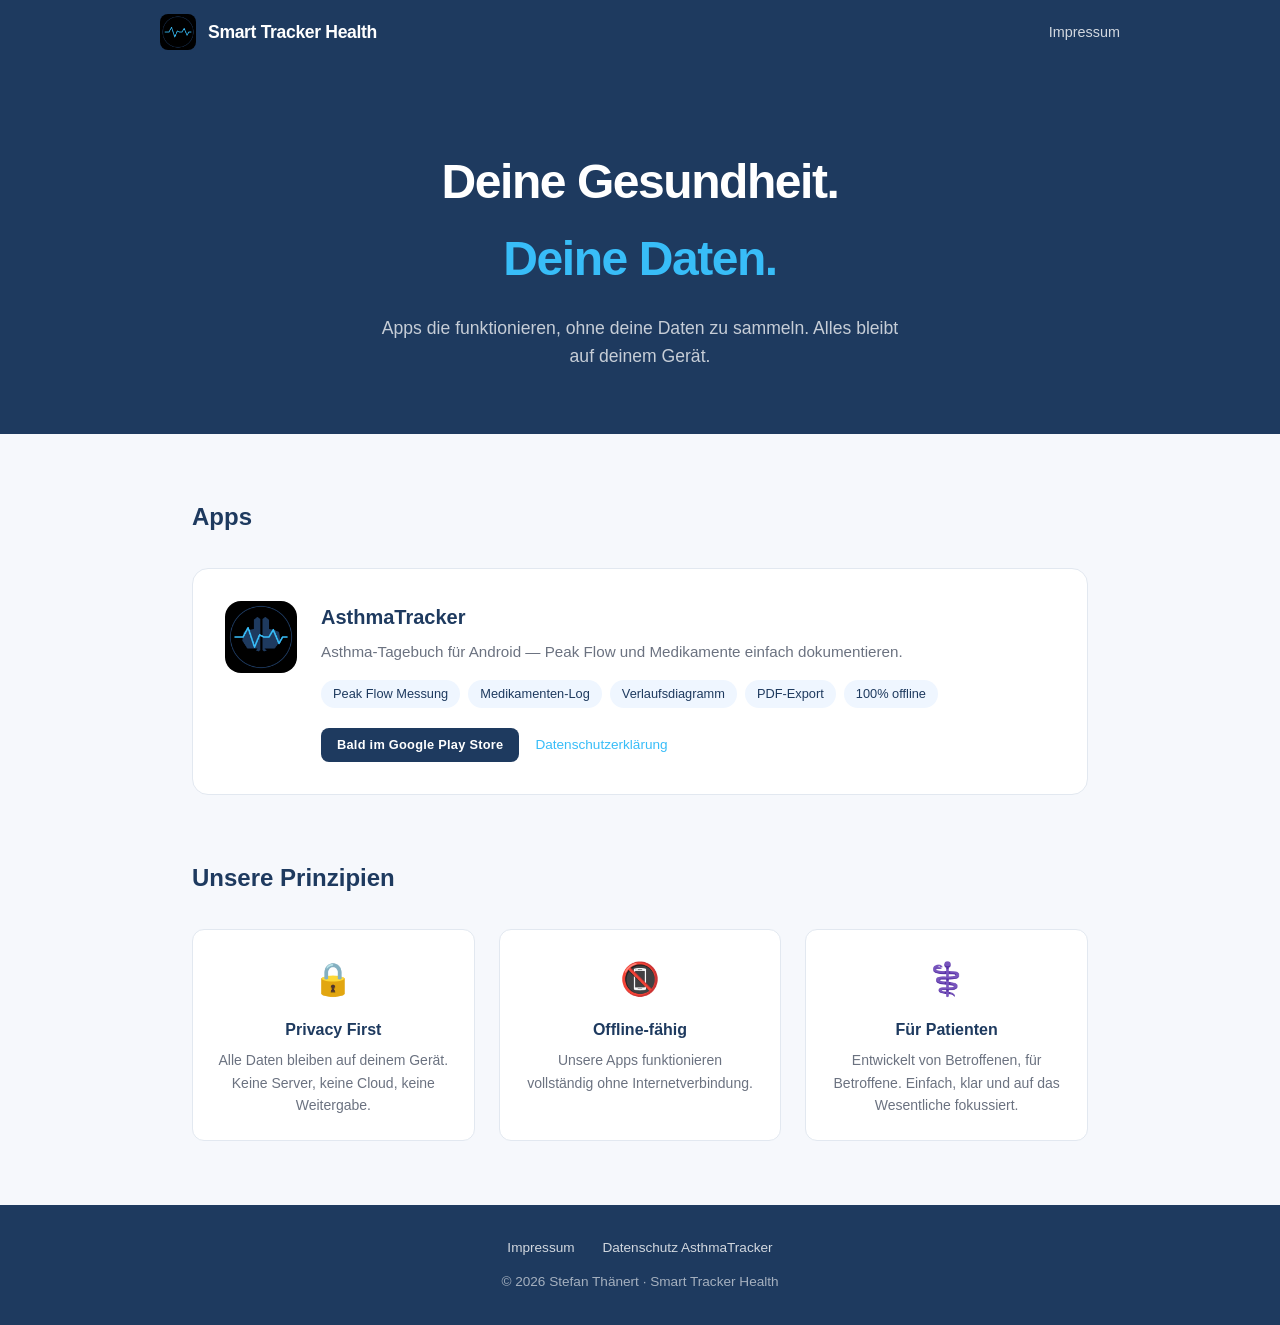
<file: index.html>
<!DOCTYPE html>
<html lang="de">
<head>
  <meta charset="UTF-8">
  <meta name="viewport" content="width=device-width, initial-scale=1.0">
  <title>Smart Tracker Health</title>
  <meta name="description" content="Gesundheits-Apps, die deine Daten schützen. Alles bleibt auf deinem Gerät.">
  <link rel="icon" type="image/svg+xml" href="favicon.svg">
  <link rel="stylesheet" href="css/style.css">
</head>
<body>

<header>
  <div class="header-inner">
    <a class="logo" href="index.html">
      <div class="logo-icon"><img src="sth-logo-512.png" alt="Smart Tracker Health Logo"></div>
      <span class="logo-name">Smart Tracker Health</span>
    </a>
    <nav>
      <a href="impressum.html">Impressum</a>
    </nav>
  </div>
</header>

<div class="hero">
  <h1>Deine Gesundheit.<br><span>Deine Daten.</span></h1>
  <p>Apps die funktionieren, ohne deine Daten zu sammeln. Alles bleibt auf deinem Gerät.</p>
</div>

<section>
  <h2>Apps</h2>

  <div class="app-card">
    <div class="app-icon"><img src="screenshots/app-icon-512.png" alt="AsthmaTracker Icon"></div>
    <div class="app-info">
      <h3>AsthmaTracker</h3>
      <p class="tagline">Asthma-Tagebuch für Android — Peak Flow und Medikamente einfach dokumentieren.</p>
      <ul class="feature-list">
        <li>Peak Flow Messung</li>
        <li>Medikamenten-Log</li>
        <li>Verlaufsdiagramm</li>
        <li>PDF-Export</li>
        <li>100% offline</li>
      </ul>
      <div class="badge-row">
        <span class="badge-soon">Bald im Google Play Store</span>
        <a class="privacy-link" href="datenschutz-asthmatracker.html">Datenschutzerklärung</a>
      </div>
    </div>
  </div>
</section>

<section style="padding-top: 0;">
  <h2>Unsere Prinzipien</h2>
  <div class="values">
    <div class="value-card">
      <div class="icon">🔒</div>
      <h3>Privacy First</h3>
      <p>Alle Daten bleiben auf deinem Gerät. Keine Server, keine Cloud, keine Weitergabe.</p>
    </div>
    <div class="value-card">
      <div class="icon">📵</div>
      <h3>Offline-fähig</h3>
      <p>Unsere Apps funktionieren vollständig ohne Internetverbindung.</p>
    </div>
    <div class="value-card">
      <div class="icon">⚕️</div>
      <h3>Für Patienten</h3>
      <p>Entwickelt von Betroffenen, für Betroffene. Einfach, klar und auf das Wesentliche fokussiert.</p>
    </div>
  </div>
</section>

<footer>
  <div class="footer-links">
    <a href="impressum.html">Impressum</a>
    <a href="datenschutz-asthmatracker.html">Datenschutz AsthmaTracker</a>
  </div>
  <p>© 2026 Stefan Thänert · Smart Tracker Health</p>
</footer>

</body>
</html>
</file>
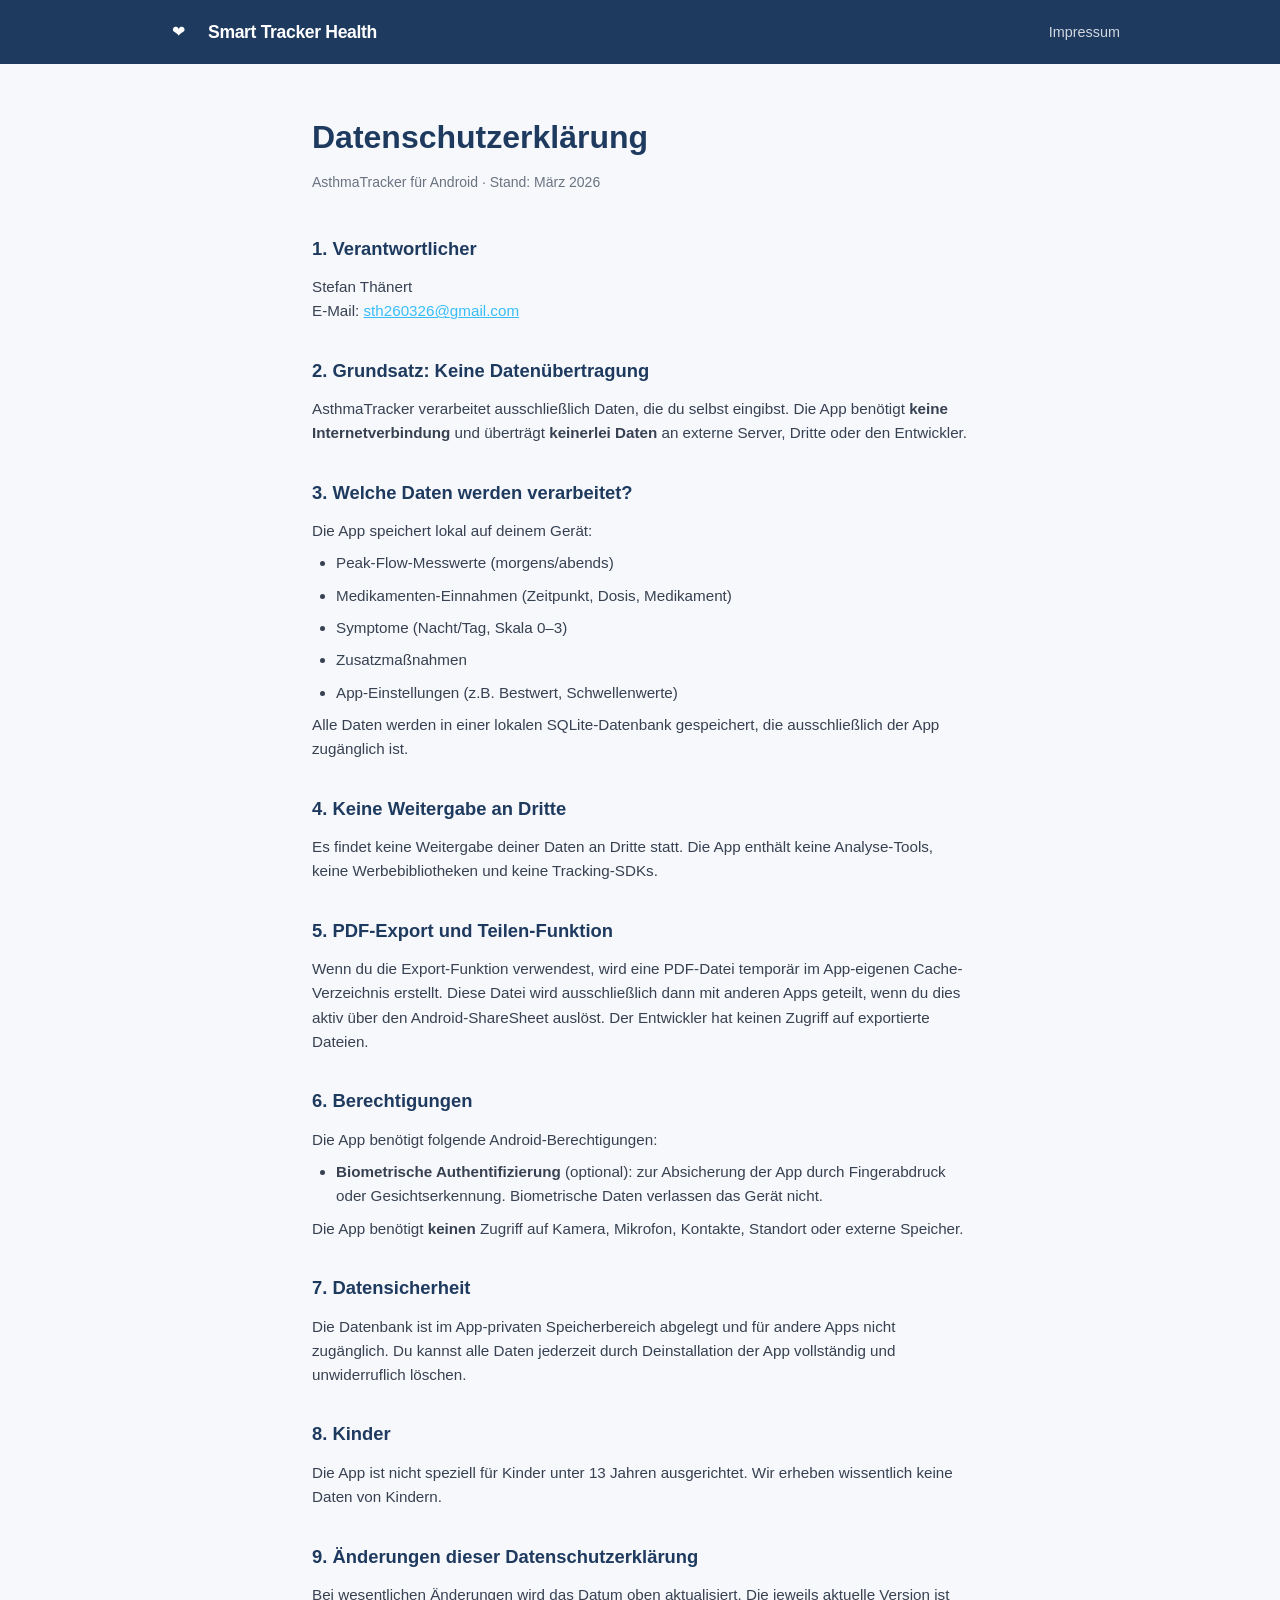
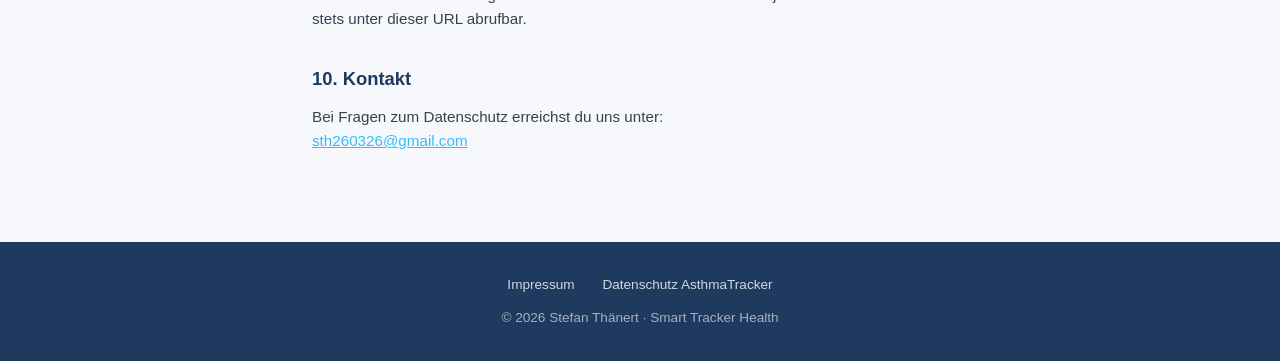
<file: datenschutz-asthmatracker.html>
<!DOCTYPE html>
<html lang="de">
<head>
  <meta charset="UTF-8">
  <meta name="viewport" content="width=device-width, initial-scale=1.0">
  <title>Datenschutzerklärung – AsthmaTracker</title>
  <link rel="icon" type="image/svg+xml" href="favicon.svg">
  <link rel="stylesheet" href="css/style.css">
</head>
<body>

<header>
  <div class="header-inner">
    <a class="logo" href="index.html">
      <div class="logo-icon">❤</div>
      <span class="logo-name">Smart Tracker Health</span>
    </a>
    <nav>
      <a href="impressum.html">Impressum</a>
    </nav>
  </div>
</header>

<div class="legal">
  <h1>Datenschutzerklärung</h1>
  <span class="last-updated">AsthmaTracker für Android · Stand: März 2026</span>

  <h2>1. Verantwortlicher</h2>
  <p>
    Stefan Thänert<br>
    E-Mail: <a href="mailto:sth260326@gmail.com">sth260326@gmail.com</a>
  </p>

  <h2>2. Grundsatz: Keine Datenübertragung</h2>
  <p>
    AsthmaTracker verarbeitet ausschließlich Daten, die du selbst eingibst. Die App benötigt
    <strong>keine Internetverbindung</strong> und überträgt <strong>keinerlei Daten</strong>
    an externe Server, Dritte oder den Entwickler.
  </p>

  <h2>3. Welche Daten werden verarbeitet?</h2>
  <p>Die App speichert lokal auf deinem Gerät:</p>
  <ul>
    <li>Peak-Flow-Messwerte (morgens/abends)</li>
    <li>Medikamenten-Einnahmen (Zeitpunkt, Dosis, Medikament)</li>
    <li>Symptome (Nacht/Tag, Skala 0–3)</li>
    <li>Zusatzmaßnahmen</li>
    <li>App-Einstellungen (z.B. Bestwert, Schwellenwerte)</li>
  </ul>
  <p>
    Alle Daten werden in einer lokalen SQLite-Datenbank gespeichert, die ausschließlich
    der App zugänglich ist.
  </p>

  <h2>4. Keine Weitergabe an Dritte</h2>
  <p>
    Es findet keine Weitergabe deiner Daten an Dritte statt. Die App enthält
    keine Analyse-Tools, keine Werbebibliotheken und keine Tracking-SDKs.
  </p>

  <h2>5. PDF-Export und Teilen-Funktion</h2>
  <p>
    Wenn du die Export-Funktion verwendest, wird eine PDF-Datei temporär im
    App-eigenen Cache-Verzeichnis erstellt. Diese Datei wird ausschließlich dann
    mit anderen Apps geteilt, wenn du dies aktiv über den Android-ShareSheet auslöst.
    Der Entwickler hat keinen Zugriff auf exportierte Dateien.
  </p>

  <h2>6. Berechtigungen</h2>
  <p>Die App benötigt folgende Android-Berechtigungen:</p>
  <ul>
    <li><strong>Biometrische Authentifizierung</strong> (optional): zur Absicherung der App durch Fingerabdruck oder Gesichtserkennung. Biometrische Daten verlassen das Gerät nicht.</li>
  </ul>
  <p>Die App benötigt <strong>keinen</strong> Zugriff auf Kamera, Mikrofon, Kontakte, Standort oder externe Speicher.</p>

  <h2>7. Datensicherheit</h2>
  <p>
    Die Datenbank ist im App-privaten Speicherbereich abgelegt und für andere Apps
    nicht zugänglich. Du kannst alle Daten jederzeit durch Deinstallation der App
    vollständig und unwiderruflich löschen.
  </p>

  <h2>8. Kinder</h2>
  <p>
    Die App ist nicht speziell für Kinder unter 13 Jahren ausgerichtet.
    Wir erheben wissentlich keine Daten von Kindern.
  </p>

  <h2>9. Änderungen dieser Datenschutzerklärung</h2>
  <p>
    Bei wesentlichen Änderungen wird das Datum oben aktualisiert.
    Die jeweils aktuelle Version ist stets unter dieser URL abrufbar.
  </p>

  <h2>10. Kontakt</h2>
  <p>
    Bei Fragen zum Datenschutz erreichst du uns unter:<br>
    <a href="mailto:sth260326@gmail.com">sth260326@gmail.com</a>
  </p>
</div>

<footer>
  <div class="footer-links">
    <a href="impressum.html">Impressum</a>
    <a href="datenschutz-asthmatracker.html">Datenschutz AsthmaTracker</a>
  </div>
  <p>© 2026 Stefan Thänert · Smart Tracker Health</p>
</footer>

</body>
</html>
</file>
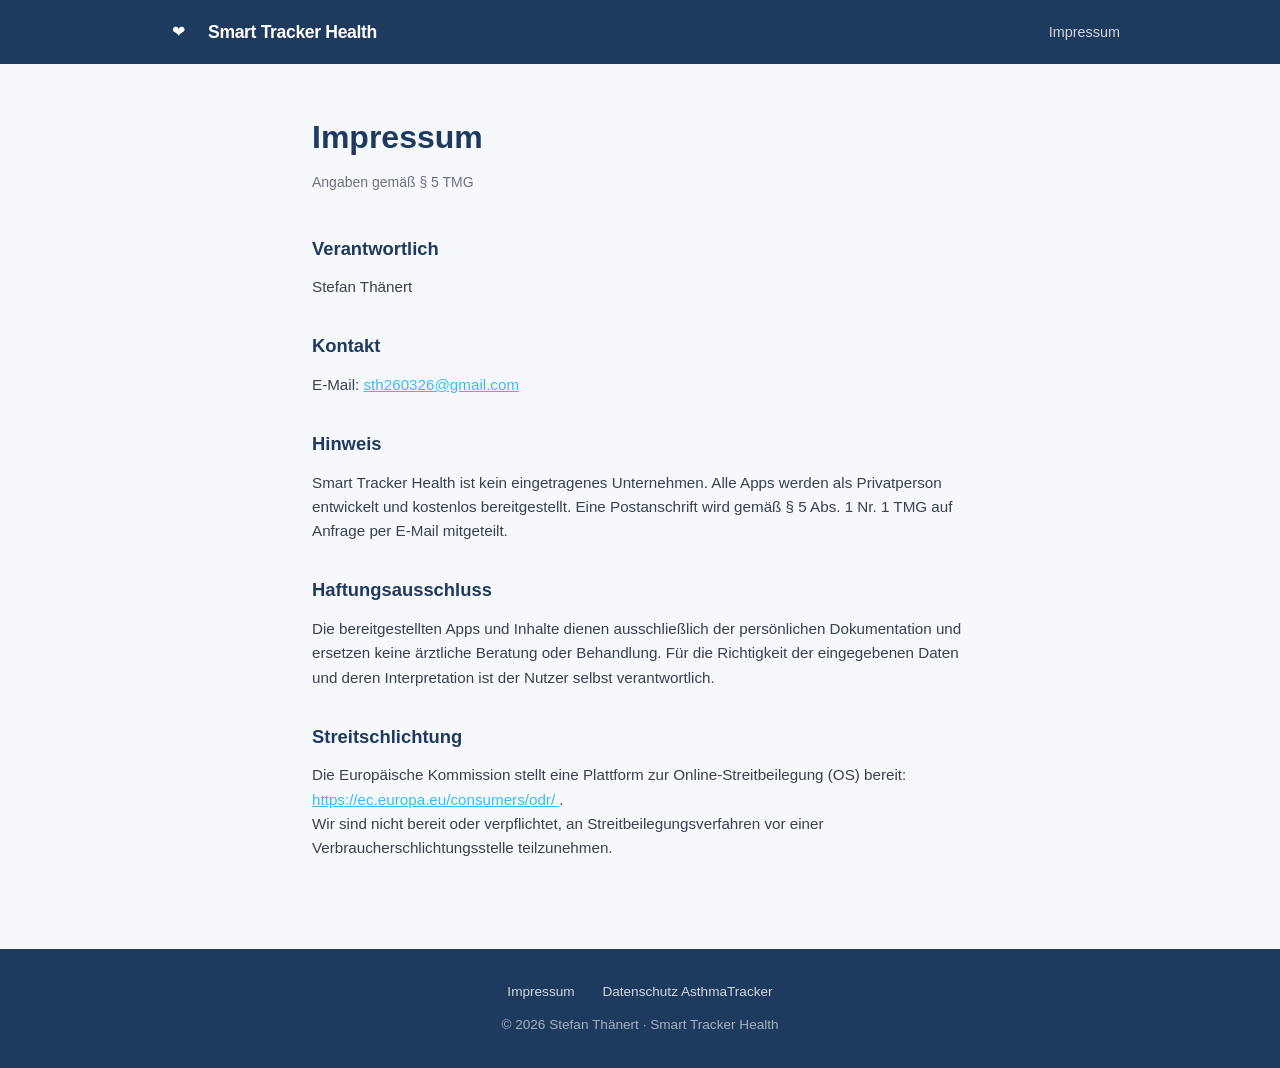
<file: impressum.html>
<!DOCTYPE html>
<html lang="de">
<head>
  <meta charset="UTF-8">
  <meta name="viewport" content="width=device-width, initial-scale=1.0">
  <title>Impressum – Smart Tracker Health</title>
  <link rel="icon" type="image/svg+xml" href="favicon.svg">
  <link rel="stylesheet" href="css/style.css">
</head>
<body>

<header>
  <div class="header-inner">
    <a class="logo" href="index.html">
      <div class="logo-icon">❤</div>
      <span class="logo-name">Smart Tracker Health</span>
    </a>
    <nav>
      <a href="impressum.html">Impressum</a>
    </nav>
  </div>
</header>

<div class="legal">
  <h1>Impressum</h1>
  <span class="last-updated">Angaben gemäß § 5 TMG</span>

  <h2>Verantwortlich</h2>
  <p>Stefan Thänert</p>

  <h2>Kontakt</h2>
  <p>E-Mail: <a href="mailto:sth260326@gmail.com">sth260326@gmail.com</a></p>

  <h2>Hinweis</h2>
  <p>
    Smart Tracker Health ist kein eingetragenes Unternehmen.
    Alle Apps werden als Privatperson entwickelt und kostenlos bereitgestellt.
    Eine Postanschrift wird gemäß § 5 Abs. 1 Nr. 1 TMG auf Anfrage per E-Mail mitgeteilt.
  </p>

  <h2>Haftungsausschluss</h2>
  <p>
    Die bereitgestellten Apps und Inhalte dienen ausschließlich der persönlichen
    Dokumentation und ersetzen keine ärztliche Beratung oder Behandlung.
    Für die Richtigkeit der eingegebenen Daten und deren Interpretation ist
    der Nutzer selbst verantwortlich.
  </p>

  <h2>Streitschlichtung</h2>
  <p>
    Die Europäische Kommission stellt eine Plattform zur Online-Streitbeilegung (OS) bereit:
    <a href="https://ec.europa.eu/consumers/odr/" target="_blank" rel="noopener">
      https://ec.europa.eu/consumers/odr/
    </a>.<br>
    Wir sind nicht bereit oder verpflichtet, an Streitbeilegungsverfahren vor einer
    Verbraucherschlichtungsstelle teilzunehmen.
  </p>
</div>

<footer>
  <div class="footer-links">
    <a href="impressum.html">Impressum</a>
    <a href="datenschutz-asthmatracker.html">Datenschutz AsthmaTracker</a>
  </div>
  <p>© 2026 Stefan Thänert · Smart Tracker Health</p>
</footer>

</body>
</html>
</file>
<file: css/style.css>
:root {
  --navy:   #1E3A5F;
  --sky:    #38BDF8;
  --white:  #FFFFFF;
  --bg:     #F6F8FC;
  --text:   #1A1C1E;
  --muted:  #6B7280;
  --border: #E2E8F0;
}

*, *::before, *::after { box-sizing: border-box; margin: 0; padding: 0; }

body {
  font-family: -apple-system, BlinkMacSystemFont, "Segoe UI", Roboto, sans-serif;
  background: var(--bg);
  color: var(--text);
  line-height: 1.6;
}

/* ── Header ── */
header {
  background: var(--navy);
  color: var(--white);
  padding: 0 2rem;
}

.header-inner {
  max-width: 960px;
  margin: 0 auto;
  display: flex;
  align-items: center;
  justify-content: space-between;
  height: 64px;
}

.logo {
  display: flex;
  align-items: center;
  gap: 0.75rem;
  text-decoration: none;
  color: var(--white);
}

.logo-icon {
  width: 36px;
  height: 36px;
  border-radius: 8px;
  overflow: hidden;
  display: flex;
  align-items: center;
  justify-content: center;
}

.logo-icon img {
  width: 100%;
  height: 100%;
  object-fit: cover;
}

.logo-name {
  font-size: 1.1rem;
  font-weight: 600;
  letter-spacing: -0.02em;
}

nav a {
  color: rgba(255,255,255,0.8);
  text-decoration: none;
  font-size: 0.9rem;
  transition: color 0.2s;
}

nav a:hover { color: var(--white); }

/* ── Hero ── */
.hero {
  background: var(--navy);
  color: var(--white);
  text-align: center;
  padding: 5rem 2rem 4rem;
}

.hero h1 {
  font-size: clamp(2rem, 5vw, 3rem);
  font-weight: 700;
  letter-spacing: -0.03em;
  margin-bottom: 1rem;
}

.hero h1 span { color: var(--sky); }

.hero p {
  font-size: 1.1rem;
  color: rgba(255,255,255,0.75);
  max-width: 520px;
  margin: 0 auto;
}

/* ── Section ── */
section {
  max-width: 960px;
  margin: 0 auto;
  padding: 4rem 2rem;
}

section h2 {
  font-size: 1.5rem;
  font-weight: 700;
  color: var(--navy);
  margin-bottom: 2rem;
}

/* ── App Card ── */
.app-card {
  background: var(--white);
  border: 1px solid var(--border);
  border-radius: 16px;
  padding: 2rem;
  display: grid;
  grid-template-columns: auto 1fr;
  gap: 1.5rem;
  align-items: start;
  transition: box-shadow 0.2s;
}

.app-card:hover {
  box-shadow: 0 4px 24px rgba(30, 58, 95, 0.1);
}

.app-icon {
  width: 72px;
  height: 72px;
  border-radius: 16px;
  display: flex;
  align-items: center;
  justify-content: center;
  flex-shrink: 0;
  overflow: hidden;
}

.app-icon img {
  width: 100%;
  height: 100%;
  object-fit: cover;
}

.app-info h3 {
  font-size: 1.25rem;
  font-weight: 700;
  color: var(--navy);
  margin-bottom: 0.4rem;
}

.app-info .tagline {
  color: var(--muted);
  font-size: 0.95rem;
  margin-bottom: 1rem;
}

.feature-list {
  list-style: none;
  display: flex;
  flex-wrap: wrap;
  gap: 0.5rem;
  margin-bottom: 1.25rem;
}

.feature-list li {
  background: #EFF6FF;
  color: var(--navy);
  font-size: 0.8rem;
  padding: 0.25rem 0.75rem;
  border-radius: 999px;
  font-weight: 500;
}

.badge-row {
  display: flex;
  align-items: center;
  gap: 1rem;
  flex-wrap: wrap;
}

.badge-soon {
  display: inline-block;
  background: var(--navy);
  color: var(--white);
  font-size: 0.8rem;
  font-weight: 600;
  padding: 0.4rem 1rem;
  border-radius: 8px;
  letter-spacing: 0.02em;
}

.privacy-link {
  font-size: 0.85rem;
  color: var(--sky);
  text-decoration: none;
  font-weight: 500;
}

.privacy-link:hover { text-decoration: underline; }

/* ── Values ── */
.values {
  display: grid;
  grid-template-columns: repeat(auto-fit, minmax(200px, 1fr));
  gap: 1.5rem;
}

.value-card {
  background: var(--white);
  border: 1px solid var(--border);
  border-radius: 12px;
  padding: 1.5rem;
  text-align: center;
}

.value-card .icon {
  font-size: 2rem;
  margin-bottom: 0.75rem;
}

.value-card h3 {
  font-size: 1rem;
  font-weight: 600;
  color: var(--navy);
  margin-bottom: 0.4rem;
}

.value-card p {
  font-size: 0.875rem;
  color: var(--muted);
}

/* ── Footer ── */
footer {
  background: var(--navy);
  color: rgba(255,255,255,0.6);
  text-align: center;
  padding: 2rem;
  font-size: 0.85rem;
}

footer a {
  color: rgba(255,255,255,0.8);
  text-decoration: none;
  margin: 0 0.75rem;
}

footer a:hover { color: var(--white); }

.footer-links { margin-bottom: 0.75rem; }

/* ── Legal pages ── */
.legal {
  max-width: 720px;
  margin: 0 auto;
  padding: 3rem 2rem 5rem;
}

.legal h1 {
  font-size: 2rem;
  font-weight: 700;
  color: var(--navy);
  margin-bottom: 0.5rem;
}

.legal .last-updated {
  color: var(--muted);
  font-size: 0.875rem;
  margin-bottom: 2.5rem;
  display: block;
}

.legal h2 {
  font-size: 1.15rem;
  font-weight: 600;
  color: var(--navy);
  margin: 2rem 0 0.75rem;
}

.legal p, .legal li {
  color: #374151;
  font-size: 0.95rem;
  margin-bottom: 0.5rem;
}

.legal ul {
  padding-left: 1.5rem;
  margin-bottom: 0.5rem;
}

.legal a { color: var(--sky); }

/* ── Responsive ── */
@media (max-width: 600px) {
  .app-card {
    grid-template-columns: 1fr;
  }

  .header-inner nav { display: none; }
}
</file>
